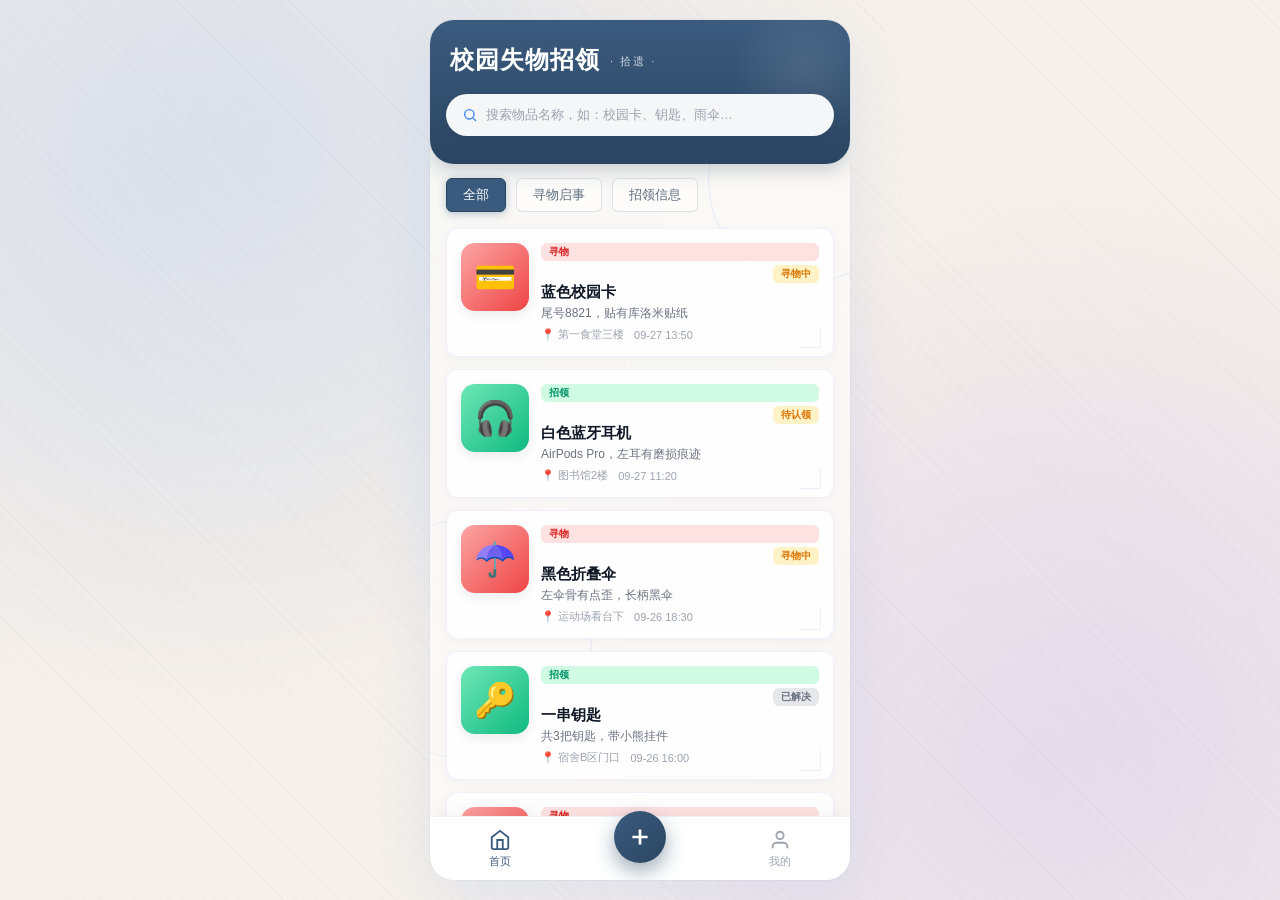
<file: index.html>
<!doctype html>
<html lang="zh-CN">
  <head>
    <meta charset="UTF-8" />
    <meta
      name="viewport"
      content="width=device-width, initial-scale=1.0, maximum-scale=1.0, user-scalable=no"
    />
    <title>校园失物招领</title>
    <link rel="stylesheet" href="css/style.css" />
  </head>
  <body>
    <div class="app">
      <div class="leaf-container" id="leafContainer"></div>
      <!-- ========== 首页 ========== -->
      <div class="screen active" id="screen-home">
        <div class="home-header">
          <div class="home-title">校园失物招领</div>
          <div class="search-bar" onclick="go('search')">
            <svg
              viewBox="0 0 24 24"
              fill="none"
              stroke="currentColor"
              stroke-width="2"
            >
              <circle cx="11" cy="11" r="7" />
              <path d="m21 21-4.3-4.3" />
            </svg>
            搜索物品名称，如：校园卡、钥匙、雨伞…
          </div>
        </div>
        <div class="filter-tabs">
          <div class="filter-tab active" data-filter="all">全部</div>
          <div class="filter-tab" data-filter="lost">寻物启事</div>
          <div class="filter-tab" data-filter="found">招领信息</div>
        </div>
        <div class="info-list" id="home-list"></div>
      </div>

      <!-- ========== 发布页 ========== -->
      <div class="screen" id="screen-publish">
        <div class="nav-bar">
          <div class="nav-back" onclick="go('home')">
            <svg
              viewBox="0 0 24 24"
              fill="none"
              stroke="currentColor"
              stroke-width="2.5"
            >
              <path d="m15 18-6-6 6-6" />
            </svg>
          </div>
          <div class="nav-title">发布信息</div>
        </div>
        <div class="type-switch">
          <div
            class="type-btn active-lost"
            id="type-lost"
            onclick="switchType('lost')"
          >
            寻物启事
          </div>
          <div class="type-btn" id="type-found" onclick="switchType('found')">
            我要招领
          </div>
        </div>
        <div class="form-card">
          <div class="form-row">
            <div class="form-label">物品名称</div>
            <input
              class="form-input"
              id="f-name"
              placeholder="如：校园卡、钥匙、水杯"
            />
          </div>
          <div class="form-row">
            <div class="form-label">物品图标</div>
            <div class="emoji-picker" id="emojiPicker"></div>
          </div>
          <div class="form-row" style="align-items: flex-start">
            <div class="form-label" style="padding-top: 8px">物品描述</div>
            <textarea
              class="form-textarea"
              id="f-desc"
              placeholder="描述物品特征，如颜色、品牌、明显标记…"
            ></textarea>
          </div>
          <div class="form-row">
            <div class="form-label" id="f-place-label">丢失地点</div>
            <input
              class="form-input"
              id="f-place"
              placeholder="如：第一教学楼3楼"
            />
          </div>
          <div class="form-row">
            <div class="form-label" id="f-time-label">丢失时间</div>
            <input
              class="form-input"
              id="f-time"
              placeholder="如：9月27日下午"
            />
          </div>
          <div class="form-row">
            <div class="form-label">联系方式</div>
            <input
              class="form-input"
              id="f-contact"
              placeholder="微信号 / 手机号 / QQ"
            />
          </div>
        </div>
        <button class="submit-btn" onclick="doPublish()">立即发布</button>
      </div>

      <!-- ========== 搜索页 ========== -->
      <div class="screen" id="screen-search">
        <div class="search-header">
          <div class="search-input-wrap">
            <svg
              viewBox="0 0 24 24"
              fill="none"
              stroke="currentColor"
              stroke-width="2"
            >
              <circle cx="11" cy="11" r="7" />
              <path d="m21 21-4.3-4.3" />
            </svg>
            <input
              id="search-input"
              placeholder="输入物品关键词"
              onkeydown="if (event.key === 'Enter') doSearch();"
            />
          </div>
          <div class="search-cancel" onclick="go('home')">取消</div>
        </div>
        <div id="search-history">
          <div
            class="history-section"
            id="real-history-section"
            style="display: none"
          >
            <div class="history-title">
              <span>历史搜索</span>
              <span class="history-clear" onclick="doClearHistory()">清空</span>
            </div>
            <div class="history-tags" id="real-history-tags"></div>
          </div>
          <div class="history-section">
            <div class="history-title"><span>热门搜索</span></div>
            <div class="history-tags">
              <div class="history-tag" onclick="quickSearch('校园卡')">
                校园卡
              </div>
              <div class="history-tag" onclick="quickSearch('雨伞')">雨伞</div>
              <div class="history-tag" onclick="quickSearch('耳机')">耳机</div>
              <div class="history-tag" onclick="quickSearch('钥匙')">钥匙</div>
              <div class="history-tag" onclick="quickSearch('水杯')">水杯</div>
            </div>
          </div>
        </div>
        <div id="search-result" style="display: none">
          <div class="result-count" id="result-count"></div>
          <div class="info-list" id="search-list"></div>
        </div>
      </div>

      <!-- ========== 详情页 ========== -->
      <div class="screen" id="screen-detail">
        <div class="nav-bar">
          <div class="nav-back" onclick="backFromDetail()">
            <svg
              viewBox="0 0 24 24"
              fill="none"
              stroke="currentColor"
              stroke-width="2.5"
            >
              <path d="m15 18-6-6 6-6" />
            </svg>
          </div>
          <div class="nav-title">信息详情</div>
        </div>
        <div class="detail-image" id="detail-image">💳</div>
        <div class="detail-body">
          <div class="detail-type-row">
            <span class="card-tag tag-lost" id="detail-tag">寻物启事</span>
            <span class="status-pill status-open" id="detail-status"
              >寻物中</span
            >
          </div>
          <div class="detail-title" id="detail-title"></div>
          <div class="detail-info-card">
            <div class="detail-row">
              <div class="label">物品描述</div>
              <div class="value" id="detail-desc"></div>
            </div>
            <div class="detail-row">
              <div class="label" id="detail-place-label">丢失地点</div>
              <div class="value" id="detail-place"></div>
            </div>
            <div class="detail-row">
              <div class="label">发布时间</div>
              <div class="value" id="detail-time"></div>
            </div>
          </div>
          <div class="contact-card">
            <div class="contact-info">
              <div class="label">发布者联系方式</div>
              <div class="value" id="detail-contact"></div>
            </div>
            <button class="contact-btn" onclick="copyContact()">复制</button>
          </div>
        </div>
        <div class="detail-bottom" id="detail-bottom">
          <button
            class="bottom-btn btn-outline"
            onclick="showToast('已复制联系方式，请尽快联系对方')"
          >
            联系发布者
          </button>
        </div>
      </div>

      <!-- ========== 我的发布 ========== -->
      <div class="screen" id="screen-mine">
        <div class="profile-header">
          <div class="avatar">同</div>
          <div>
            <div class="profile-name">同学你好</div>
            <div class="profile-sub">校园失物招领 · 让丢失不再困难</div>
          </div>
        </div>
        <div class="my-stats">
          <div class="stat-item">
            <div class="stat-num" id="stat-published">0</div>
            <div class="stat-label">已发布</div>
          </div>
          <div class="stat-item">
            <div class="stat-num" id="stat-processing">0</div>
            <div class="stat-label">进行中</div>
          </div>
          <div class="stat-item">
            <div class="stat-num" id="stat-done">0</div>
            <div class="stat-label">已解决</div>
          </div>
        </div>
        <div class="my-list-title">我的发布</div>
        <div class="info-list" id="my-list" style="padding-top: 0"></div>
      </div>

      <!-- ========== 发布成功 ========== -->
      <div class="screen" id="screen-success">
        <div class="success-screen">
          <div class="success-icon">
            <svg
              viewBox="0 0 24 24"
              fill="none"
              stroke="currentColor"
              stroke-width="3"
            >
              <path d="M20 6 9 17l-5-5" />
            </svg>
          </div>
          <div class="success-title">发布成功</div>
          <div class="success-desc">
            您的信息已发布到校园失物招领平台<br />其他同学将在首页看到这条信息
          </div>
          <div class="success-actions">
            <button class="success-btn primary" onclick="go('home')">
              返回首页查看
            </button>
            <button class="success-btn ghost" onclick="go('mine')">
              查看我的发布
            </button>
          </div>
        </div>
      </div>

      <!-- 底部 tab -->
      <div class="tab-bar" id="tabbar">
        <div class="tab-item active" data-tab="home" onclick="go('home')">
          <svg
            viewBox="0 0 24 24"
            fill="none"
            stroke="currentColor"
            stroke-width="2"
          >
            <path d="m3 9 9-7 9 7v11a2 2 0 0 1-2 2H5a2 2 0 0 1-2-2z" />
            <path d="M9 22V12h6v10" />
          </svg>
          首页
        </div>
        <div class="tab-item" onclick="go('publish')">
          <div class="publish-fab">
            <svg
              viewBox="0 0 24 24"
              fill="none"
              stroke="currentColor"
              stroke-width="2.5"
            >
              <path d="M12 5v14M5 12h14" />
            </svg>
          </div>
        </div>
        <div class="tab-item" data-tab="mine" onclick="go('mine')">
          <svg
            viewBox="0 0 24 24"
            fill="none"
            stroke="currentColor"
            stroke-width="2"
          >
            <path d="M20 21v-2a4 4 0 0 0-4-4H8a4 4 0 0 0-4 4v2" />
            <circle cx="12" cy="7" r="4" />
          </svg>
          我的
        </div>
      </div>

      <div class="toast" id="toast"></div>
    </div>

    <script src="js/data.js"></script>
    <script src="js/app.js"></script>
  </body>
</html>
</file>
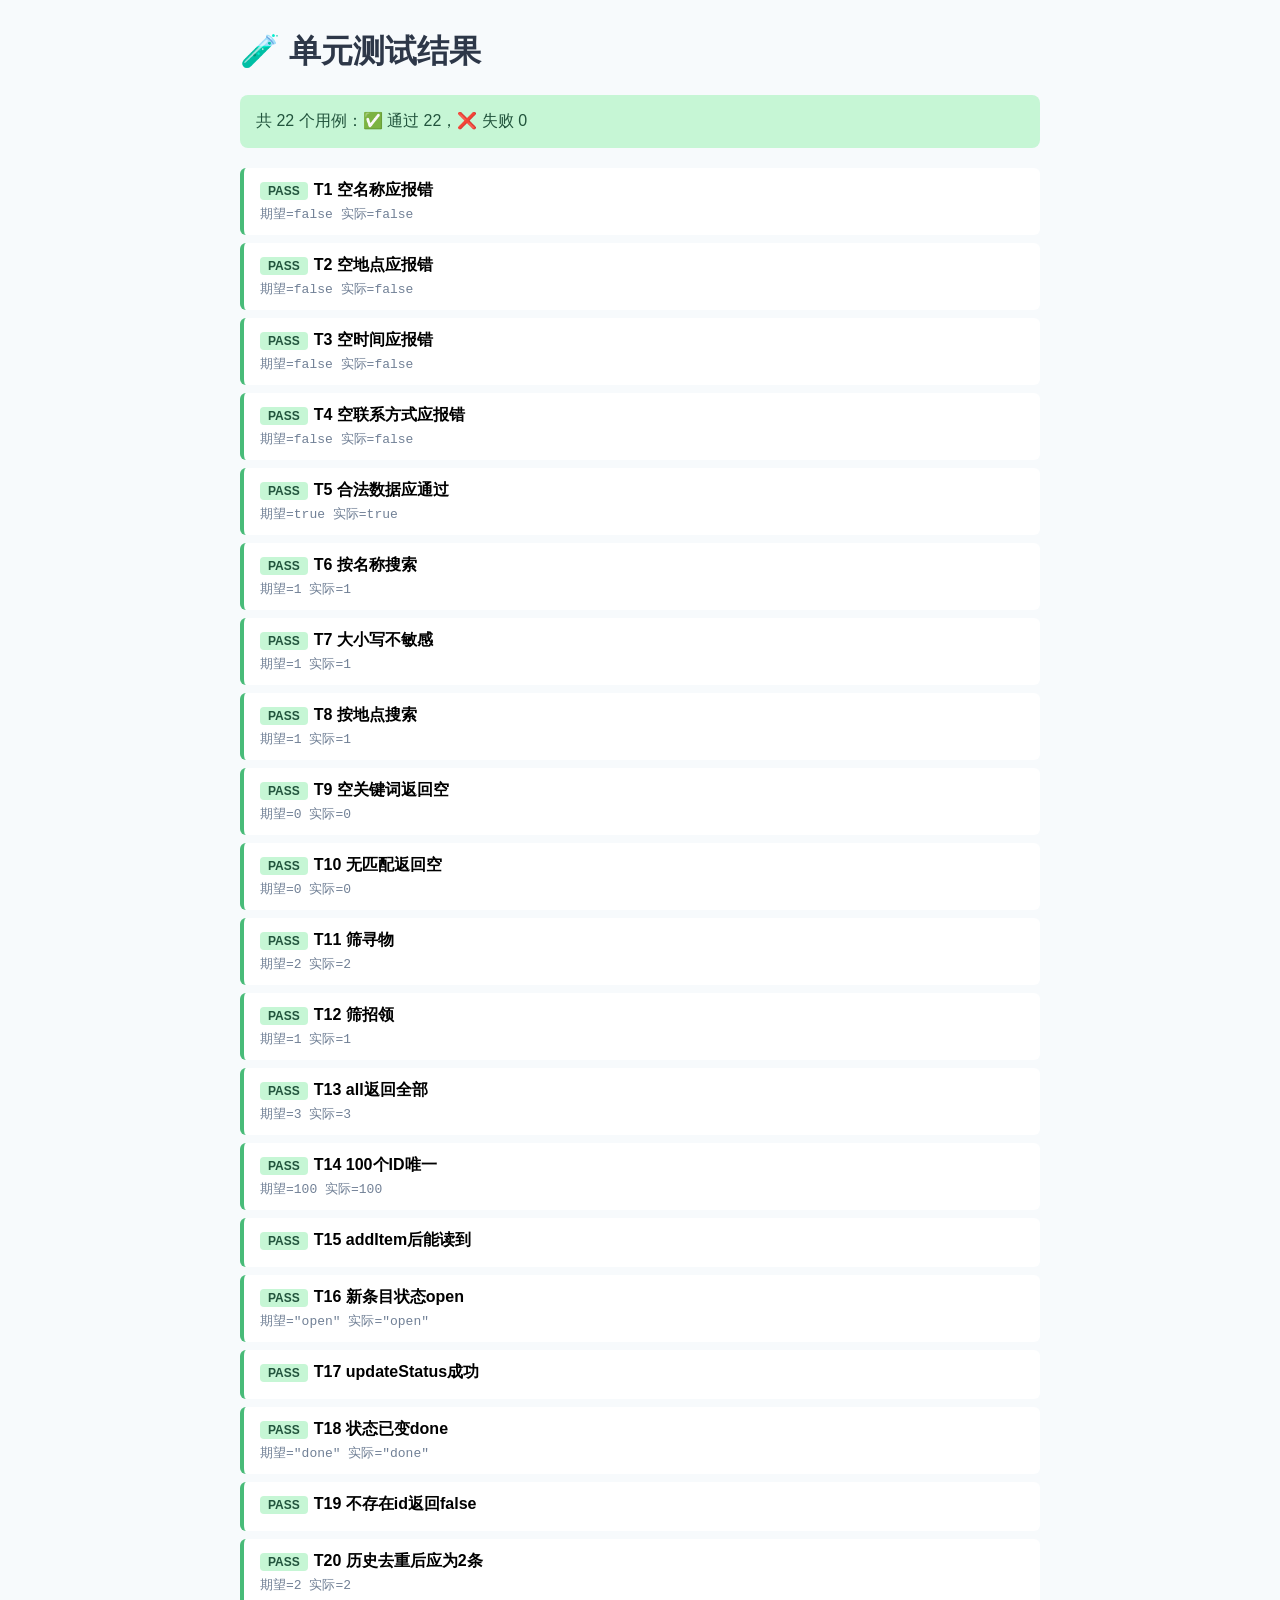
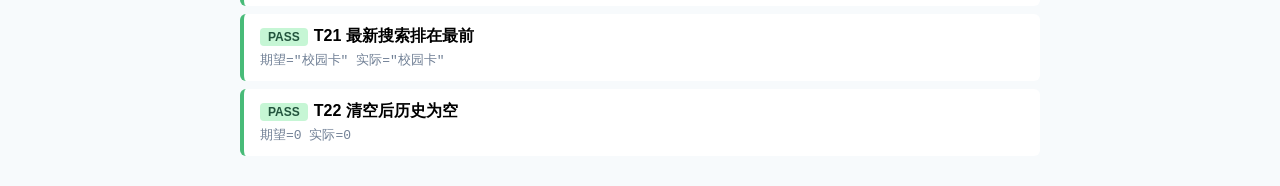
<file: test.html>
<!DOCTYPE html>
<html lang="zh-CN">
<head>
  <meta charset="UTF-8">
  <title>单元测试 - 校园失物招领</title>
  <style>
    body { font-family: -apple-system, "PingFang SC", "Microsoft YaHei", sans-serif;
           max-width: 800px; margin: 30px auto; padding: 0 20px; background: #f7fafc; }
    h1 { color: #2d3748; }
    .summary { padding: 16px; border-radius: 8px; margin-bottom: 20px; font-size: 16px; }
    .summary.pass { background: #c6f6d5; color: #22543d; }
    .summary.fail { background: #fed7d7; color: #742a2a; }
    .test-case { background: #fff; padding: 12px 16px; margin-bottom: 8px; border-radius: 6px;
                 border-left: 4px solid #e2e8f0; }
    .test-case.pass { border-left-color: #48bb78; }
    .test-case.fail { border-left-color: #f56565; background: #fff5f5; }
    .test-name { font-weight: 600; margin-bottom: 4px; }
    .test-detail { font-size: 13px; color: #718096; font-family: Consolas, monospace; }
    .tag { display: inline-block; padding: 2px 8px; border-radius: 4px; font-size: 12px; margin-right: 6px; }
    .tag.pass { background: #c6f6d5; color: #22543d; }
    .tag.fail { background: #fed7d7; color: #742a2a; }
  </style>
</head>
<body>
  <h1>🧪 单元测试结果</h1>
  <div id="summary" class="summary">运行中…</div>
  <div id="results"></div>

  <script src="js/data.js"></script>
  <script src="js/test.js"></script>
</body>
</html>
</file>
<file: css/style.css>
* {
  margin: 0;
  padding: 0;
  box-sizing: border-box;
  -webkit-tap-highlight-color: transparent;
}
html,
body {
  height: 100%;
}
body {
  font-family:
    "Kaiti SC", "STKaiti", "KaiTi", "楷体", "PingFang SC", "Microsoft YaHei",
    sans-serif;
  background-color: #f5f0ea; /* 宣纸底色 */
  background-image:
    radial-gradient(
      circle at 10% 20%,
      rgba(59, 130, 246, 0.08) 0%,
      transparent 40%
    ),
    radial-gradient(
      circle at 90% 80%,
      rgba(139, 92, 246, 0.08) 0%,
      transparent 40%
    ),
    repeating-linear-gradient(
      45deg,
      rgba(0, 0, 0, 0.01) 0px,
      rgba(0, 0, 0, 0.01) 1px,
      transparent 1px,
      transparent 10px
    );
  color: #2c3e50;
  display: flex;
  justify-content: center;
  -webkit-font-smoothing: antialiased;
}
/* 手机容器：桌面端居中，移动端全屏 */
.app {
  width: 100%;
  max-width: 420px;
  height: 100vh;
  background: rgba(252, 251, 248, 0.85);
  backdrop-filter: blur(8px);
  display: flex;
  flex-direction: column;
  position: relative;
  overflow: hidden;
  box-shadow:
    0 20px 60px rgba(59, 130, 246, 0.1),
    0 0 0 1px rgba(0, 0, 0, 0.03);
}
@media (min-width: 480px) {
  .app {
    margin-top: 20px;
    height: calc(100vh - 40px);
    border-radius: 28px;
    overflow: hidden;
  }
}
@media (min-width: 480px) {
  .app {
    margin-top: 20px;
    height: calc(100vh - 40px);
    border-radius: 24px;
    overflow: hidden;
  }
}

/* ===== 页面切换 ===== */
.screen {
  flex: 1;
  overflow-y: auto;
  display: none;
  flex-direction: column;
}
.screen.active {
  display: flex;
}

/* ===== 底部 tab ===== */
.tab-bar {
  height: 64px;
  background: rgba(255, 255, 255, 0.98);
  backdrop-filter: blur(10px);
  border-top: 1px solid #eef2f7;
  display: flex;
  flex-shrink: 0;
  box-shadow: 0 -4px 20px rgba(0, 0, 0, 0.04);
}
.tab-item {
  flex: 1;
  display: flex;
  flex-direction: column;
  align-items: center;
  justify-content: center;
  gap: 3px;
  cursor: pointer;
  color: #9ca3af;
  font-size: 11px;
  font-weight: 500;
  transition: color 0.2s ease;
}
.tab-item.active {
  color: #3b5b7e;
}
.tab-item svg {
  width: 22px;
  height: 22px;
}
.publish-fab {
  width: 52px;
  height: 52px;
  background: linear-gradient(135deg, #3b5b7e, #2a4561);
  border-radius: 50%;
  display: flex;
  align-items: center;
  justify-content: center;
  color: #fff;
  margin-top: -24px;
  box-shadow: 0 8px 20px rgba(42, 69, 97, 0.45);
  transition: transform 0.15s ease;
}
.publish-fab:active {
  transform: scale(0.92);
}
.publish-fab svg {
  width: 26px;
  height: 26px;
}

/* ===== 首页 ===== */
/* 头部：墨色渐变 */
.home-header {
  background: linear-gradient(180deg, #3b5b7e 0%, #2a4561 100%);
  padding: 24px 16px 28px;
  color: #fff;
  border-radius: 0 0 24px 24px;
  box-shadow: 0 6px 20px rgba(42, 69, 97, 0.25);
  position: relative;
  overflow: visible;
}
.home-header::before {
  content: "";
  position: absolute;
  top: -30px;
  right: -30px;
  width: 150px;
  height: 150px;
  background: radial-gradient(
    circle,
    rgba(255, 255, 255, 0.1) 0%,
    transparent 70%
  );
}
.home-title {
  font-size: 24px;
  font-weight: 800;
  letter-spacing: 1px;
  margin-bottom: 18px;
  position: relative;
  padding-left: 4px;
}
.home-title::after {
  content: "· 拾遗 ·";
  font-size: 11px;
  font-weight: 400;
  letter-spacing: 2px;
  color: rgba(255, 255, 255, 0.75);
  margin-left: 10px;
  vertical-align: middle;
}
.search-bar {
  background: rgba(255, 255, 255, 0.95);
  border-radius: 22px;
  height: 42px;
  display: flex;
  align-items: center;
  padding: 0 16px;
  gap: 8px;
  cursor: pointer;
  color: #9ca3af;
  font-size: 13px;
  transition:
    transform 0.15s ease,
    box-shadow 0.15s ease;
  box-shadow: 0 2px 8px rgba(0, 0, 0, 0.06);
}
.search-bar:active {
  transform: scale(0.98);
}
.search-bar svg {
  width: 16px;
  height: 16px;
  flex-shrink: 0;
  color: #3b82f6;
}
.filter-tabs {
  display: flex;
  background: transparent;
  padding: 14px 16px 4px;
  gap: 10px;
}
.filter-tab {
  padding: 7px 16px;
  font-size: 13px;
  color: #5d6d7e;
  cursor: pointer;
  border-radius: 6px;
  background: rgba(255, 255, 255, 0.6);
  border: 1px solid rgba(42, 69, 97, 0.15);
  transition: all 0.2s ease;
  font-family: "KaiTi", "楷体", serif;
}
.filter-tab.active {
  color: #fff;
  background: #3b5b7e;
  border-color: #2a4561;
  box-shadow: 0 2px 8px rgba(42, 69, 97, 0.3);
}

.info-list {
  padding: 12px 16px 20px;
  display: flex;
  flex-direction: column;
  gap: 12px;
}
.info-card {
  background: rgba(255, 255, 255, 0.9);
  border-radius: 12px;
  padding: 14px;
  display: flex;
  gap: 12px;
  cursor: pointer;
  transition: all 0.2s ease;
  box-shadow: 0 2px 10px rgba(42, 69, 97, 0.05);
  border: 1px solid rgba(139, 92, 246, 0.1);
  position: relative;
}
.info-card::after {
  content: "";
  position: absolute;
  bottom: 8px;
  right: 12px;
  width: 20px;
  height: 20px;
  border-right: 1px solid rgba(139, 92, 246, 0.2);
  border-bottom: 1px solid rgba(139, 92, 246, 0.2);
  opacity: 0.5;
}
.info-card:hover {
  transform: translateY(-2px);
  box-shadow: 0 8px 24px rgba(59, 130, 246, 0.15);
}
.info-card:active {
  transform: scale(0.98);
}
.card-thumb {
  width: 68px;
  height: 68px;
  border-radius: 14px;
  flex-shrink: 0;
  display: flex;
  align-items: center;
  justify-content: center;
  font-size: 34px;
  box-shadow: 0 4px 12px rgba(0, 0, 0, 0.08);
}
.thumb-lost {
  background: linear-gradient(135deg, #fca5a5, #ef4444);
}
.thumb-found {
  background: linear-gradient(135deg, #6ee7b7, #10b981);
}
.card-body {
  flex: 1;
  min-width: 0;
  display: flex;
  flex-direction: column;
  justify-content: center;
}
.card-tag {
  display: inline-block;
  font-size: 10px;
  padding: 2px 8px;
  border-radius: 6px;
  font-weight: 700;
  margin-bottom: 4px;
}
.tag-lost {
  background: #fee2e2;
  color: #dc2626;
}
.tag-found {
  background: #d1fae5;
  color: #059669;
}
.card-title {
  font-size: 15px;
  font-weight: 700;
  color: #111827;
  margin-bottom: 3px;
  white-space: nowrap;
  overflow: hidden;
  text-overflow: ellipsis;
}
.card-desc {
  font-size: 12px;
  color: #6b7280;
  margin-bottom: 5px;
  white-space: nowrap;
  overflow: hidden;
  text-overflow: ellipsis;
}
.card-meta {
  font-size: 11px;
  color: #9ca3af;
  display: flex;
  gap: 10px;
  align-items: center;
}
.status-pill {
  font-size: 10px;
  padding: 2px 8px;
  border-radius: 6px;
  margin-left: auto;
  font-weight: 600;
}
.status-open {
  background: #fef3c7;
  color: #d97706;
}
.status-done {
  background: #e5e7eb;
  color: #6b7280;
}
.card-resolved {
  opacity: 0.55;
}

/* ===== 导航栏（子页面通用） ===== */
.nav-bar {
  height: 44px;
  background: #fff;
  display: flex;
  align-items: center;
  justify-content: center;
  position: relative;
  border-bottom: 1px solid #f0f0f0;
  flex-shrink: 0;
}
.nav-bar .nav-title {
  font-size: 16px;
  font-weight: 600;
}
.nav-back {
  position: absolute;
  left: 12px;
  top: 50%;
  transform: translateY(-50%);
  width: 32px;
  height: 32px;
  display: flex;
  align-items: center;
  justify-content: center;
  cursor: pointer;
  color: #1f2937;
}
.nav-back svg {
  width: 20px;
  height: 20px;
}

/* ===== 发布页 ===== */
.type-switch {
  display: flex;
  margin: 16px;
  background: #f3f4f6;
  border-radius: 10px;
  padding: 4px;
}
.type-btn {
  flex: 1;
  text-align: center;
  padding: 10px;
  border-radius: 8px;
  font-size: 14px;
  font-weight: 600;
  color: #6b7280;
  cursor: pointer;
}
.type-btn.active-lost {
  background: #fff;
  color: #dc2626;
  box-shadow: 0 2px 6px rgba(0, 0, 0, 0.06);
}
.type-btn.active-found {
  background: #fff;
  color: #059669;
  box-shadow: 0 2px 6px rgba(0, 0, 0, 0.06);
}
.form-card {
  background: #fff;
  margin: 0 16px 16px;
  border-radius: 12px;
  padding: 4px 16px;
}
.form-row {
  display: flex;
  align-items: center;
  padding: 14px 0;
  border-bottom: 1px solid #f3f4f6;
  font-size: 14px;
}
.form-row:last-child {
  border-bottom: none;
}
.form-label {
  width: 80px;
  color: #374151;
  flex-shrink: 0;
}
.form-input {
  flex: 1;
  border: none;
  outline: none;
  font-size: 14px;
  color: #1f2937;
  background: transparent;
}
.form-input::placeholder {
  color: #c0c4cc;
}
.form-textarea {
  flex: 1;
  border: none;
  outline: none;
  font-size: 14px;
  resize: none;
  height: 70px;
  font-family: inherit;
  background: transparent;
  color: #1f2937;
}
.form-textarea::placeholder {
  color: #c0c4cc;
}
.emoji-picker {
  display: flex;
  gap: 8px;
  flex-wrap: wrap;
}
.emoji-opt {
  width: 40px;
  height: 40px;
  border-radius: 8px;
  background: #f3f4f6;
  display: flex;
  align-items: center;
  justify-content: center;
  font-size: 22px;
  cursor: pointer;
  border: 2px solid transparent;
}
.emoji-opt.selected {
  border-color: #3b5b7e;
  background: rgba(59, 91, 126, 0.05);
}
.submit-btn {
  margin: 8px 16px 20px;
  height: 46px;
  background: #3b5b7e;
  color: #fff;
  border: none;
  border-radius: 23px;
  font-size: 16px;
  font-weight: 600;
  cursor: pointer;
}
.submit-btn:active {
  background: #2563eb;
}

/* ===== 搜索页 ===== */
.search-header {
  display: flex;
  align-items: center;
  padding: 8px 12px;
  background: #fff;
  gap: 10px;
  border-bottom: 1px solid #f0f0f0;
}
.search-input-wrap {
  flex: 1;
  height: 36px;
  background: #f3f4f6;
  border-radius: 18px;
  display: flex;
  align-items: center;
  padding: 0 12px;
  gap: 6px;
}
.search-input-wrap svg {
  width: 16px;
  height: 16px;
  color: #9ca3af;
}
.search-input-wrap input {
  flex: 1;
  border: none;
  background: transparent;
  outline: none;
  font-size: 14px;
}
.search-cancel {
  font-size: 14px;
  color: #3b5b7e;
  cursor: pointer;
}
.history-section {
  padding: 16px;
}
.history-title {
  font-size: 13px;
  color: #6b7280;
  margin-bottom: 10px;
  display: flex;
  justify-content: space-between;
  align-items: center;
}
.history-tags {
  display: flex;
  flex-wrap: wrap;
  gap: 8px;
}
.history-tag {
  background: #f3f4f6;
  padding: 6px 14px;
  border-radius: 14px;
  font-size: 13px;
  color: #4b5563;
  cursor: pointer;
}
.hot-section {
  padding: 0 16px 16px;
}
.hot-title {
  font-size: 13px;
  color: #6b7280;
  margin-bottom: 10px;
}
.hot-tags {
  display: flex;
  flex-wrap: wrap;
  gap: 8px;
}
.hot-tag {
  background: rgba(59, 91, 126, 0.1);
  color: #3b5b7e;
  padding: 6px 14px;
  border-radius: 14px;
  font-size: 13px;
  cursor: pointer;
}
.result-count {
  padding: 12px 16px;
  font-size: 13px;
  color: #6b7280;
}

/* ===== 详情页 ===== */
.detail-image {
  width: 100%;
  height: 240px;
  display: flex;
  align-items: center;
  justify-content: center;
  font-size: 96px;
  color: #fff;
  flex-shrink: 0;
  position: relative;
  box-shadow: inset 0 -20px 40px rgba(0, 0, 0, 0.08);
}
.detail-body {
  padding: 16px;
  flex: 1;
}
.detail-type-row {
  display: flex;
  align-items: center;
  gap: 8px;
  margin-bottom: 10px;
}
.detail-title {
  font-size: 20px;
  font-weight: 700;
  margin-bottom: 12px;
}
.detail-info-card {
  background: #fff;
  border-radius: 12px;
  padding: 14px 16px;
  margin-bottom: 12px;
}
.detail-row {
  display: flex;
  padding: 8px 0;
  font-size: 14px;
}
.detail-row .label {
  color: #6b7280;
  width: 80px;
  flex-shrink: 0;
}
.detail-row .value {
  color: #1f2937;
  flex: 1;
}
.contact-card {
  background: #eff6ff;
  border-radius: 12px;
  padding: 14px 16px;
  display: flex;
  align-items: center;
  justify-content: space-between;
}
.contact-info .label {
  font-size: 12px;
  color: #6b7280;
}
.contact-info .value {
  font-size: 15px;
  font-weight: 600;
  color: #1f2937;
  margin-top: 2px;
}
.contact-btn {
  background: #3b5b7e;
  color: #fff;
  border: none;
  padding: 8px 18px;
  border-radius: 18px;
  font-size: 13px;
  cursor: pointer;
}
.detail-bottom {
  padding: 12px 16px;
  background: #fff;
  border-top: 1px solid #f0f0f0;
  display: flex;
  gap: 10px;
}
.bottom-btn {
  flex: 1;
  height: 46px;
  border-radius: 23px;
  border: none;
  font-size: 15px;
  font-weight: 600;
  cursor: pointer;
  transition:
    transform 0.15s ease,
    box-shadow 0.15s ease;
}
.bottom-btn:active {
  transform: scale(0.97);
}
.btn-outline {
  background: #f3f4f6;
  color: #374151;
}
.btn-primary {
  background: linear-gradient(135deg, #3b5b7e, #2a4561);
  color: #fff;
  box-shadow: 0 6px 16px rgba(42, 69, 97, 0.35);
}
.btn-success {
  background: linear-gradient(135deg, #10b981, #059669);
  color: #fff;
  box-shadow: 0 6px 16px rgba(16, 185, 129, 0.35);
}

/* ===== 我的发布 ===== */
.profile-header {
  background: linear-gradient(135deg, #3b5b7e 0%, #2a4561 100%);
  padding: 24px 20px 30px;
  color: #fff;
  display: flex;
  align-items: center;
  gap: 14px;
  border-radius: 0 0 24px 24px;
  box-shadow: 0 6px 20px rgba(42, 69, 97, 0.25);
}
.avatar {
  width: 58px;
  height: 58px;
  border-radius: 50%;
  background: rgba(255, 255, 255, 0.95);
  display: flex;
  align-items: center;
  justify-content: center;
  font-size: 24px;
  font-weight: 800;
  color: #3b82f6;
  box-shadow: 0 4px 12px rgba(0, 0, 0, 0.1);
}
.profile-name {
  font-size: 18px;
  font-weight: 700;
}
.profile-sub {
  font-size: 12px;
  opacity: 0.85;
  margin-top: 3px;
}
.my-stats {
  display: flex;
  background: #fff;
  margin: -18px 16px 16px;
  border-radius: 16px;
  padding: 16px 0;
  box-shadow: 0 8px 24px rgba(0, 0, 0, 0.08);
  position: relative;
  z-index: 2;
}
.stat-item {
  flex: 1;
  text-align: center;
}
.stat-num {
  font-size: 20px;
  font-weight: 800;
  background: linear-gradient(135deg, #3b5b7e, #2a4561);
  -webkit-background-clip: text;
  -webkit-text-fill-color: transparent;
  background-clip: text;
}
.stat-label {
  font-size: 12px;
  color: #6b7280;
  margin-top: 3px;
}
.my-list-title {
  padding: 4px 16px 10px;
  font-size: 14px;
  font-weight: 600;
  color: #374151;
}

/* ===== 发布成功 ===== */
.success-screen {
  flex: 1;
  display: flex;
  flex-direction: column;
  align-items: center;
  justify-content: center;
  background: #f5f7fa;
  padding: 20px;
}
.success-icon {
  width: 80px;
  height: 80px;
  border-radius: 50%;
  background: #3b5b7e;
  display: flex;
  align-items: center;
  justify-content: center;
  margin-bottom: 20px;
}
.success-icon svg {
  width: 44px;
  height: 44px;
  color: #fff;
}
.success-title {
  font-size: 20px;
  font-weight: 700;
  margin-bottom: 8px;
}
.success-desc {
  font-size: 14px;
  color: #6b7280;
  text-align: center;
  margin-bottom: 30px;
  line-height: 1.6;
}
.success-actions {
  width: 100%;
  display: flex;
  flex-direction: column;
  gap: 10px;
}
.success-btn {
  height: 44px;
  border-radius: 22px;
  font-size: 15px;
  font-weight: 600;
  cursor: pointer;
  border: none;
}
.success-btn.primary {
  background: #3b5b7e;
  color: #fff;
}
.success-btn.ghost {
  background: #fff;
  color: #3b82f6;
  border: 1px solid #3b82f6;
}

/* toast */
.toast {
  position: absolute;
  bottom: 100px;
  left: 50%;
  transform: translateX(-50%);
  background: rgba(0, 0, 0, 0.75);
  color: #fff;
  padding: 10px 20px;
  border-radius: 20px;
  font-size: 13px;
  opacity: 0;
  transition: opacity 0.2s;
  pointer-events: none;
  z-index: 999;
  white-space: nowrap;
}
.toast.show {
  opacity: 1;
}
mark {
  background: #fef3c7;
  color: #d97706;
  padding: 0 2px;
}
.history-clear {
  font-size: 12px;
  color: #3b5b7e;
  cursor: pointer;
}

@keyframes fadeUp {
  from {
    opacity: 0;
    transform: translateY(8px);
  }
  to {
    opacity: 1;
    transform: translateY(0);
  }
}
.info-card {
  animation: fadeUp 0.3s ease both;
}
.info-card:nth-child(1) {
  animation-delay: 0.02s;
}
.info-card:nth-child(2) {
  animation-delay: 0.06s;
}
.info-card:nth-child(3) {
  animation-delay: 0.1s;
}
.info-card:nth-child(4) {
  animation-delay: 0.14s;
}
.info-card:nth-child(5) {
  animation-delay: 0.18s;
}

/* ===== 秋叶飘落 ===== */
.leaf-container {
  position: absolute;
  top: 0;
  left: 0;
  right: 0;
  bottom: 0;
  pointer-events: none;
  overflow: hidden;
  z-index: -1;
}

.leaf {
  position: absolute;
  top: -60px;
  opacity: 0;
  animation: leafFall linear infinite;
  will-change: transform, opacity;
  filter: sepia(0.6) hue-rotate(-20deg) opacity(0.5); /* 降低饱和度，增加透明感 */
  user-select: none;
  z-index: 0; /* 确保落在卡片后面 */
}

@keyframes leafFall {
  0% {
    transform: translateY(-60px) translateX(0) rotate(0deg);
    opacity: 0;
  }
  8% {
    opacity: 0.75;
  }
  25% {
    transform: translateY(25vh) translateX(15px) rotate(90deg);
  }
  50% {
    transform: translateY(50vh) translateX(-12px) rotate(180deg);
  }
  75% {
    transform: translateY(75vh) translateX(20px) rotate(270deg);
  }
  92% {
    opacity: 0.75;
  }
  100% {
    transform: translateY(105vh) translateX(-5px) rotate(360deg);
    opacity: 0;
  }
}

/* ===== 点击水波纹 ===== */
.ripple {
  position: fixed;
  width: 16px;
  height: 16px;
  border-radius: 50%;
  border: 2px solid rgba(59, 130, 246, 0.55);
  transform: translate(-50%, -50%);
  pointer-events: none;
  animation: rippleExpand 0.7s ease-out forwards;
  z-index: 9999;
}

@keyframes rippleExpand {
  0% {
    width: 16px;
    height: 16px;
    opacity: 0.9;
    border-width: 3px;
  }
  100% {
    width: 180px;
    height: 180px;
    opacity: 0;
    border-width: 1px;
  }
}

/* ===== 古风背景氛围 ===== */
body::before {
  content: "";
  position: fixed;
  inset: 0;
  pointer-events: none;
  background-image:
    radial-gradient(
      circle at 20% 15%,
      rgba(59, 130, 246, 0.08) 0%,
      transparent 45%
    ),
    radial-gradient(
      circle at 80% 85%,
      rgba(139, 92, 246, 0.08) 0%,
      transparent 45%
    ),
    repeating-linear-gradient(
      45deg,
      rgba(0, 0, 0, 0.012) 0px,
      rgba(0, 0, 0, 0.012) 1px,
      transparent 1px,
      transparent 8px
    );
  z-index: 0;
}

/* 水墨圆环 */
.app::before {
  content: "";
  position: absolute;
  top: 60px;
  right: -60px;
  width: 200px;
  height: 200px;
  border-radius: 50%;
  border: 1px solid rgba(59, 130, 246, 0.12);
  pointer-events: none;
  z-index: -1;
}
.app::after {
  content: "";
  position: absolute;
  bottom: 120px;
  left: -80px;
  width: 240px;
  height: 240px;
  border-radius: 50%;
  border: 1px solid rgba(139, 92, 246, 0.1);
  pointer-events: none;
  z-index: -1;
}
</file>
